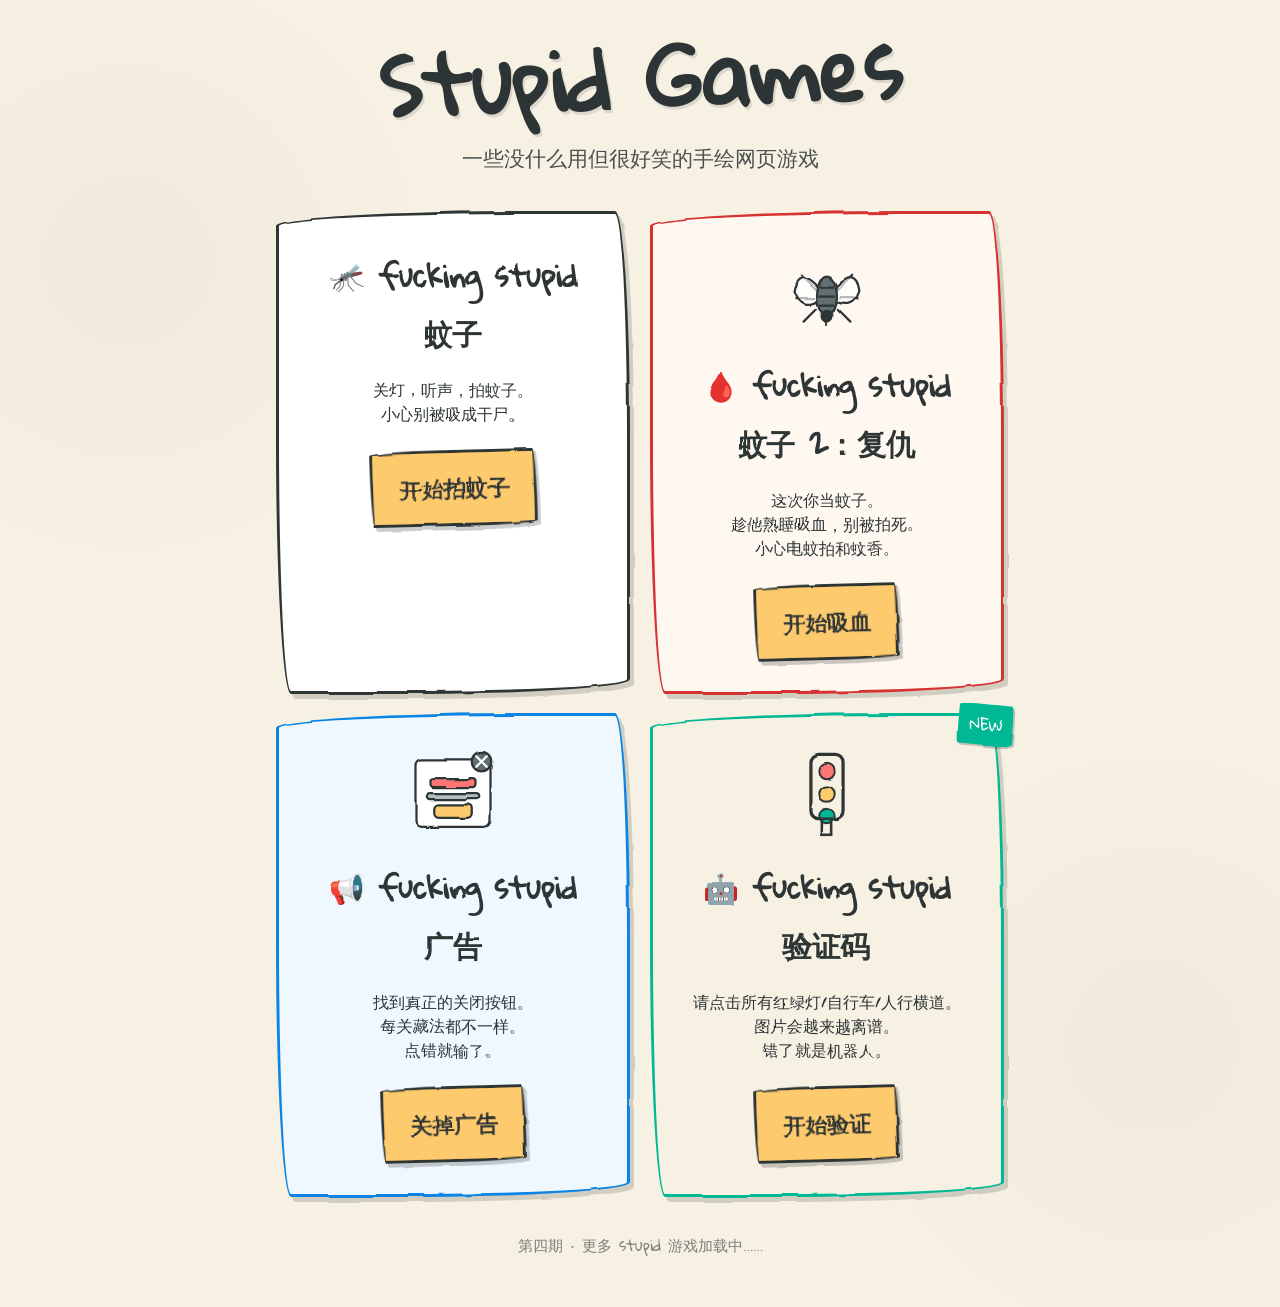
<file: index.html>
<!DOCTYPE html>
<html lang="zh-CN">
<head>
  <meta charset="UTF-8" />
  <meta name="viewport" content="width=device-width, initial-scale=1.0" />
  <title>Stupid Games — 手绘网页游戏</title>
  <link rel="preconnect" href="https://fonts.googleapis.com">
  <link rel="preconnect" href="https://fonts.gstatic.com" crossorigin>
  <link href="https://fonts.googleapis.com/css2?family=Gloria+Hallelujah&display=swap" rel="stylesheet">
  <link rel="stylesheet" href="shared/styles.css" />
</head>
<body>
  <main class="center-flex">
    <div class="container" style="text-align:center;">
      <h1 class="title-scribble">Stupid Games</h1>
      <p class="subtitle">一些没什么用但很好笑的手绘网页游戏</p>

      <div class="game-list">
        <section class="rough-box game-card">
          <h2 class="game-card__title">🦟 fucking stupid 蚊子</h2>
          <p class="game-card__desc">
            关灯，听声，拍蚊子。<br>
            小心别被吸成干尸。
          </p>
          <a href="games/mosquito/" class="btn-hand">开始拍蚊子</a>
        </section>

        <section class="rough-box game-card game-card--blood">
          <img src="assets/mosquito2/mosquito.svg" alt="蚊子 2 预览" class="game-card__preview" style="animation:preview-flutter 0.12s infinite alternate;" />
          <h2 class="game-card__title">🩸 fucking stupid 蚊子 2：复仇</h2>
          <p class="game-card__desc">
            这次你当蚊子。<br>
            趁他熟睡吸血，别被拍死。<br>
            小心电蚊拍和蚊香。
          </p>
          <a href="games/mosquito2/" class="btn-hand">开始吸血</a>
        </section>

        <section class="rough-box game-card game-card--blue">
          <img src="assets/ad/ad.svg" alt="广告游戏预览" class="game-card__preview" />
          <h2 class="game-card__title">📢 fucking stupid 广告</h2>
          <p class="game-card__desc">
            找到真正的关闭按钮。<br>
            每关藏法都不一样。<br>
            点错就输了。
          </p>
          <a href="games/ad/" class="btn-hand">关掉广告</a>
        </section>

        <section class="rough-box game-card game-card--paper">
          <span class="game-card__badge">NEW</span>
          <img src="assets/captcha/traffic-light.svg" alt="验证码游戏预览" class="game-card__preview" />
          <h2 class="game-card__title">🤖 fucking stupid 验证码</h2>
          <p class="game-card__desc">
            请点击所有红绿灯/自行车/人行横道。<br>
            图片会越来越离谱。<br>
            错了就是机器人。
          </p>
          <a href="games/captcha/" class="btn-hand">开始验证</a>
        </section>
      </div>

      <p style="margin-top:2rem; opacity:0.6; font-size:0.95rem;">第四期 · 更多 stupid 游戏加载中……</p>
    </div>
  </main>

  <script type="module">
    import { ensureRoughFilter } from './shared/hand-drawn.js';
    ensureRoughFilter();
  </script>
</body>
</html>
</file>
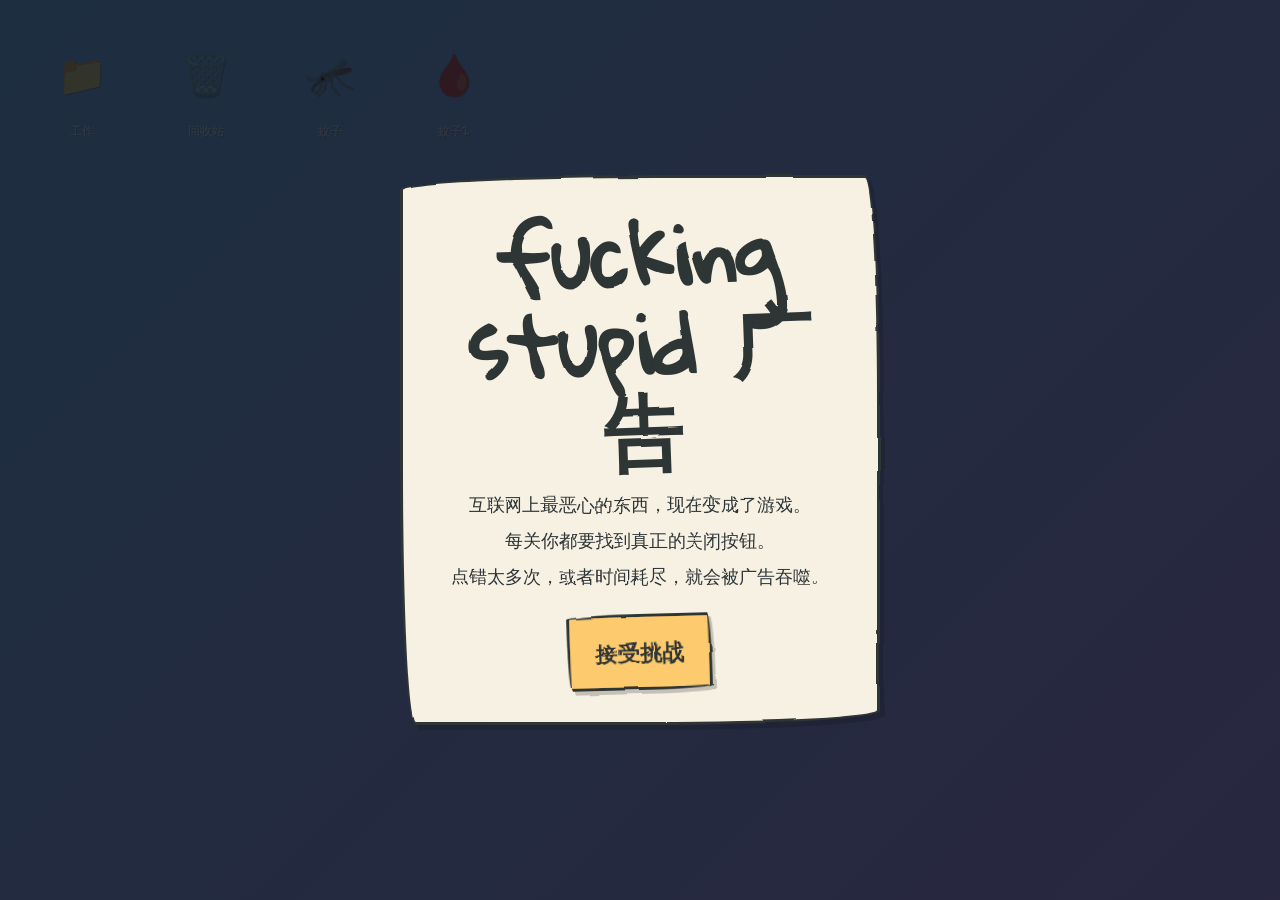
<file: games/ad/index.html>
<!DOCTYPE html>
<html lang="zh-CN">
<head>
  <meta charset="UTF-8" />
  <meta name="viewport" content="width=device-width, initial-scale=1.0, maximum-scale=1.0, user-scalable=no" />
  <title>fucking stupid 广告</title>
  <link rel="preconnect" href="https://fonts.googleapis.com">
  <link rel="preconnect" href="https://fonts.gstatic.com" crossorigin>
  <link href="https://fonts.googleapis.com/css2?family=Gloria+Hallelujah&display=swap" rel="stylesheet">
  <link rel="stylesheet" href="../../shared/styles.css" />
  <link rel="stylesheet" href="style.css" />
</head>
<body>
  <div id="game" class="game-screen">
    <div id="desktop" class="desktop">
      <div class="wallpaper">
        <div class="icon"><span>📁</span><small>工作</small></div>
        <div class="icon"><span>🗑️</span><small>回收站</small></div>
        <div class="icon"><span>🦟</span><small>蚊子</small></div>
        <div class="icon"><span>🩸</span><small>蚊子2</small></div>
      </div>

      <div id="ad-stage" class="ad-stage"></div>
    </div>

    <div id="hud" class="hud hidden">
      <div class="hud-item">关卡 <span id="level-num">1</span>/6</div>
      <div class="hud-item">误点 <span id="fake-num">0</span>/<span id="fake-limit">3</span></div>
      <div class="hud-item">时间 <span id="timer">20</span>s</div>
    </div>

    <div id="overlay-start" class="overlay">
      <div class="overlay-card rough-box">
        <h1 class="title-scribble">fucking stupid 广告</h1>
        <p>互联网上最恶心的东西，现在变成了游戏。</p>
        <p>每关你都要找到真正的关闭按钮。</p>
        <p>点错太多次，或者时间耗尽，就会被广告吞噬。</p>
        <button id="start-btn" class="btn-hand" style="margin-top:1rem;">接受挑战</button>
      </div>
    </div>

    <div id="overlay-win" class="overlay hidden">
      <div class="overlay-card rough-box">
        <h1 class="title-scribble">你赢了！</h1>
        <p>居然真的有人能关掉所有广告。</p>
        <p>建议去互联网公司上班。</p>
        <button id="restart-win" class="btn-hand">再折磨一次</button>
      </div>
    </div>

    <div id="overlay-lose" class="overlay hidden">
      <div class="overlay-card rough-box">
        <h1 class="title-scribble" id="lose-title">被广告打败了</h1>
        <p id="lose-reason">你点错了太多假按钮。</p>
        <button id="restart-lose" class="btn-hand">我不服</button>
      </div>
    </div>
  </div>

  <script type="module" src="game.js"></script>
</body>
</html>
</file>
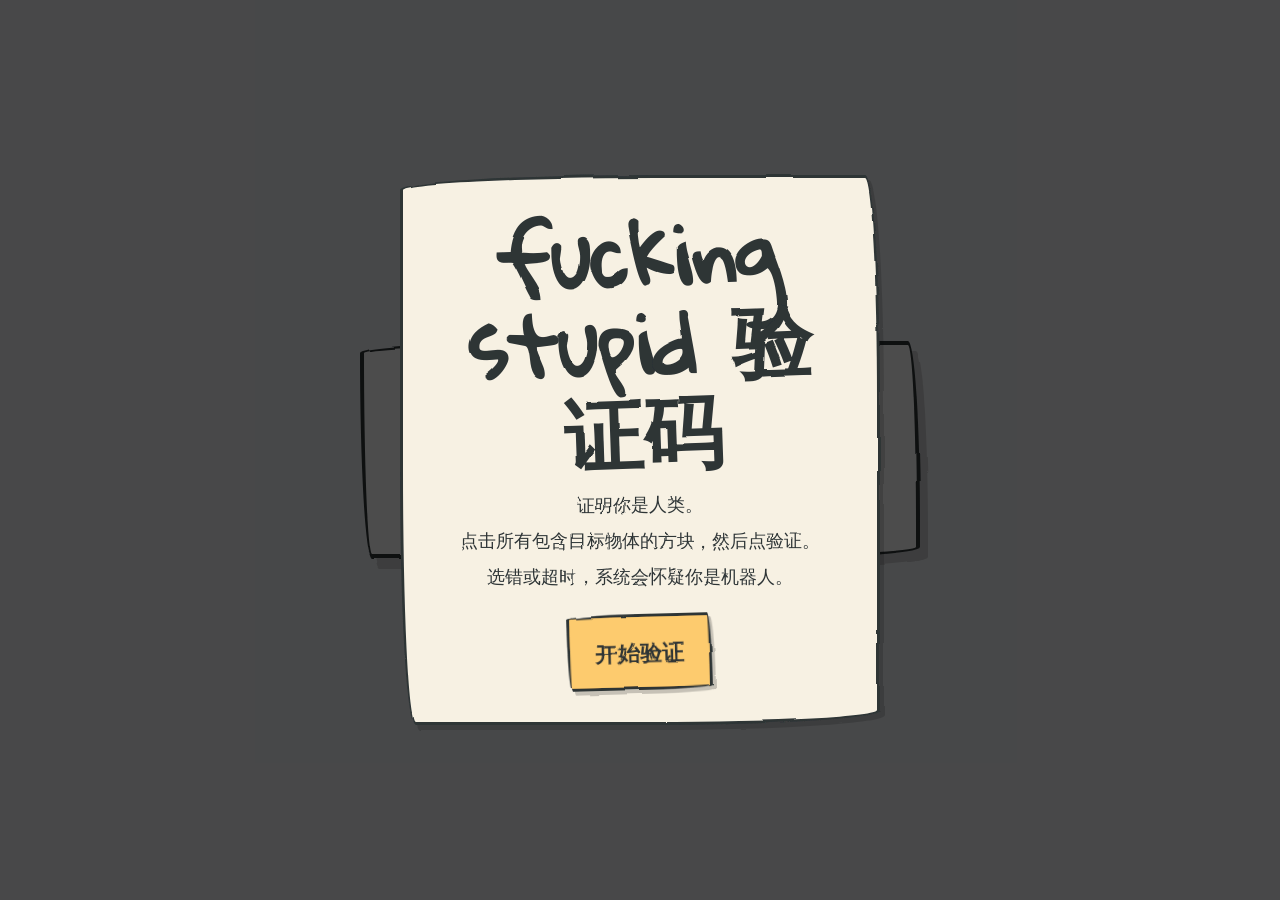
<file: games/captcha/index.html>
<!DOCTYPE html>
<html lang="zh-CN">
<head>
  <meta charset="UTF-8" />
  <meta name="viewport" content="width=device-width, initial-scale=1.0, maximum-scale=1.0, user-scalable=no" />
  <title>fucking stupid 验证码</title>
  <link rel="preconnect" href="https://fonts.googleapis.com">
  <link rel="preconnect" href="https://fonts.gstatic.com" crossorigin>
  <link href="https://fonts.googleapis.com/css2?family=Gloria+Hallelujah&display=swap" rel="stylesheet">
  <link rel="stylesheet" href="../../shared/styles.css" />
  <link rel="stylesheet" href="style.css" />
</head>
<body>
  <div id="game" class="game-screen">
    <div id="captcha-stage" class="captcha-stage">
      <div id="captcha-card" class="captcha-card rough-box">
        <h2 id="prompt" class="prompt">请点击所有包含 <strong>红绿灯</strong> 的方块</h2>
        <div id="grid" class="grid"></div>
        <button id="verify-btn" class="verify-btn">验证</button>
      </div>
    </div>

    <div id="hud" class="hud hidden">
      <div class="hud-item">关卡 <span id="level-num">1</span>/6</div>
      <div class="hud-item">错误 <span id="wrong-num">0</span>/<span id="wrong-limit">3</span></div>
      <div class="hud-item">时间 <span id="timer">20</span>s</div>
    </div>

    <div id="overlay-start" class="overlay">
      <div class="overlay-card rough-box">
        <h1 class="title-scribble">fucking stupid 验证码</h1>
        <p>证明你是人类。</p>
        <p>点击所有包含目标物体的方块，然后点验证。</p>
        <p>选错或超时，系统会怀疑你是机器人。</p>
        <button id="start-btn" class="btn-hand" style="margin-top:1rem;">开始验证</button>
      </div>
    </div>

    <div id="overlay-win" class="overlay hidden">
      <div class="overlay-card rough-box">
        <h1 class="title-scribble">验证通过</h1>
        <p>恭喜你，你被认定为人类。</p>
        <p>虽然也没什么值得骄傲的。</p>
        <button id="restart-win" class="btn-hand">再验证一次</button>
      </div>
    </div>

    <div id="overlay-lose" class="overlay hidden">
      <div class="overlay-card rough-box">
        <h1 class="title-scribble" id="lose-title">验证失败</h1>
        <p id="lose-reason">系统认为你是机器人。</p>
        <button id="restart-lose" class="btn-hand">我不是机器人</button>
      </div>
    </div>
  </div>

  <script type="module" src="game.js"></script>
</body>
</html>
</file>
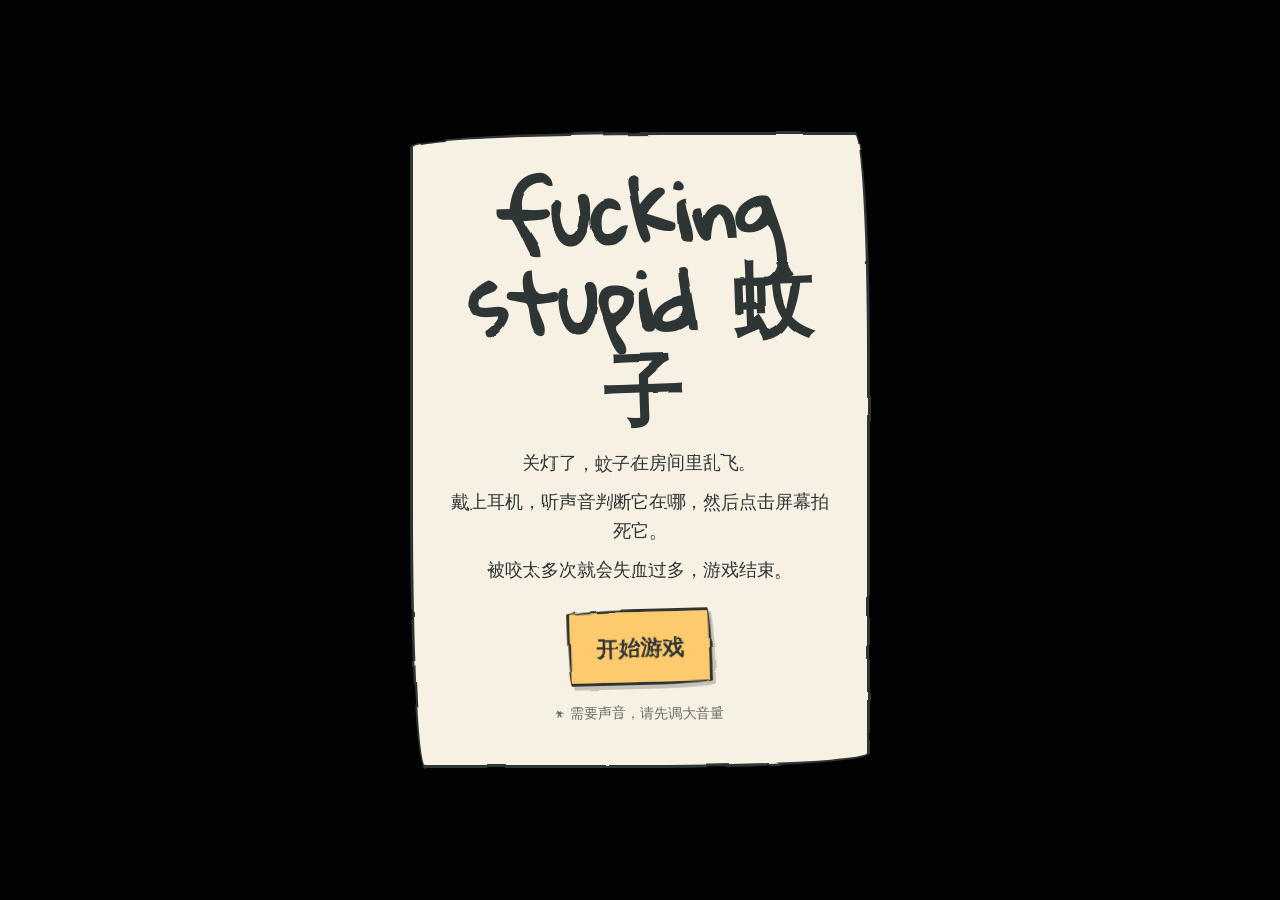
<file: games/mosquito/index.html>
<!DOCTYPE html>
<html lang="zh-CN">
<head>
  <meta charset="UTF-8" />
  <meta name="viewport" content="width=device-width, initial-scale=1.0, maximum-scale=1.0, user-scalable=no" />
  <title>fucking stupid 蚊子</title>
  <link rel="preconnect" href="https://fonts.googleapis.com">
  <link rel="preconnect" href="https://fonts.gstatic.com" crossorigin>
  <link href="https://fonts.googleapis.com/css2?family=Gloria+Hallelujah&display=swap" rel="stylesheet">
  <link rel="stylesheet" href="../../shared/styles.css" />
  <link rel="stylesheet" href="style.css" />
</head>
<body>
  <div id="game" class="game-screen">
    <div id="mosquito" class="mosquito">
      <img src="../../assets/mosquito/mosquito.svg" alt="蚊子" draggable="false" />
    </div>

    <div id="hud" class="hud hidden">
      <div class="blood-bar-wrap">
        <span class="label">血量</span>
        <div class="blood-bar">
          <div id="blood-fill" class="blood-fill"></div>
        </div>
      </div>
      <button id="light-btn" class="btn-hand light-btn">
        💡 开灯 <small id="light-count">(3)</small>
      </button>
    </div>

    <div id="bite-marks"></div>

    <div id="overlay-start" class="overlay">
      <div class="overlay-card rough-box">
        <h1 class="title-scribble">fucking stupid 蚊子</h1>
        <p>关灯了，蚊子在房间里乱飞。</p>
        <p>戴上耳机，听声音判断它在哪，然后点击屏幕拍死它。</p>
        <p>被咬太多次就会失血过多，游戏结束。</p>
        <button id="start-btn" class="btn-hand" style="margin-top:1rem;">开始游戏</button>
        <p class="audio-note">* 需要声音，请先调大音量</p>
      </div>
    </div>

    <div id="overlay-win" class="overlay hidden">
      <div class="overlay-card rough-box">
        <h1 class="title-scribble">拍死了！</h1>
        <p>蚊子被你一巴掌送走。</p>
        <button id="restart-win" class="btn-hand">再玩一次</button>
      </div>
    </div>

    <div id="overlay-lose" class="overlay hidden">
      <div class="overlay-card rough-box">
        <h1 class="title-scribble">被吸干了…</h1>
        <p>蚊子吃饱喝足飞走了。</p>
        <button id="restart-lose" class="btn-hand">复仇</button>
      </div>
    </div>
  </div>

  <script type="module" src="game.js"></script>
</body>
</html>
</file>
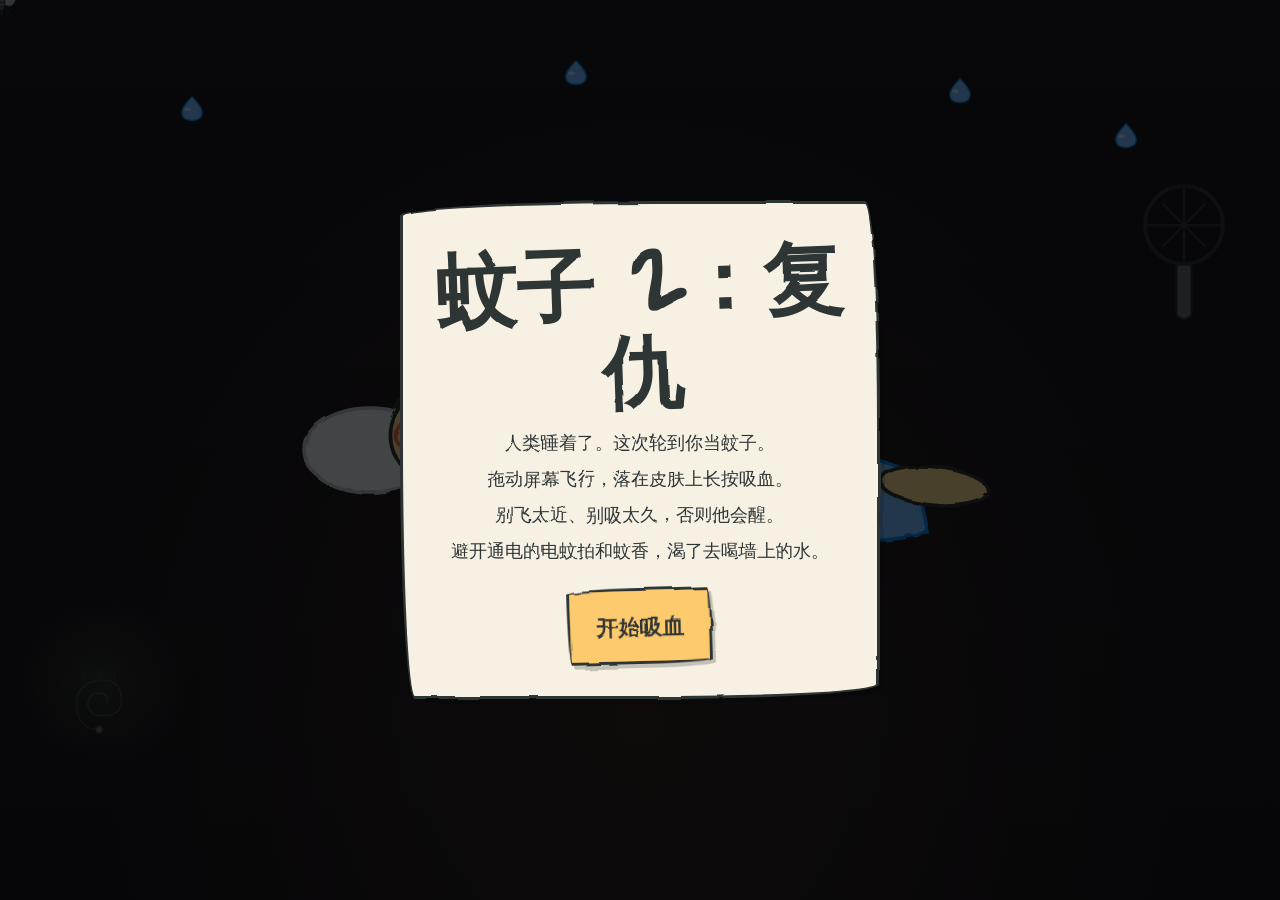
<file: games/mosquito2/index.html>
<!DOCTYPE html>
<html lang="zh-CN">
<head>
  <meta charset="UTF-8" />
  <meta name="viewport" content="width=device-width, initial-scale=1.0, maximum-scale=1.0, user-scalable=no" />
  <title>fucking stupid 蚊子 2：复仇</title>
  <link rel="preconnect" href="https://fonts.googleapis.com">
  <link rel="preconnect" href="https://fonts.gstatic.com" crossorigin>
  <link href="https://fonts.googleapis.com/css2?family=Gloria+Hallelujah&display=swap" rel="stylesheet">
  <link rel="stylesheet" href="../../shared/styles.css" />
  <link rel="stylesheet" href="style.css" />
</head>
<body>
  <div id="game" class="game-screen">
    <div id="bedroom" class="bedroom">
      <div id="human" class="human">
        <img src="../../assets/mosquito2/human.svg" alt="睡觉的人类" draggable="false" />
      </div>
      <div id="zzz" class="zzz-layer"></div>
      <div id="slap" class="slap hidden"></div>

      <div id="racket" class="racket">
        <img src="../../assets/mosquito2/racket.svg" alt="电蚊拍" draggable="false" />
        <div id="racket-glow" class="racket-glow"></div>
      </div>

      <div id="coil" class="coil">
        <img src="../../assets/mosquito2/coil.svg" alt="蚊香" draggable="false" />
      </div>

      <div id="waters"></div>

      <div id="player" class="player">
        <img src="../../assets/mosquito2/mosquito.svg" alt="蚊子" draggable="false" />
      </div>

      <div id="hint" class="hint hidden">长按吸血</div>
    </div>

    <div id="hud" class="hud hidden">
      <div class="bar-wrap">
        <span class="bar-label">吸血量</span>
        <div class="bar blood2-bar"><div id="blood2-fill" class="bar-fill blood2-fill"></div></div>
      </div>
      <div class="bar-wrap">
        <span class="bar-label">体力</span>
        <div class="bar stamina-bar"><div id="stamina-fill" class="bar-fill stamina-fill"></div></div>
      </div>
      <div class="bar-wrap">
        <span class="bar-label">警觉</span>
        <div class="bar alert-bar"><div id="alert-fill" class="bar-fill alert-fill"></div></div>
      </div>
    </div>

    <div id="overlay-start" class="overlay">
      <div class="overlay-card rough-box">
        <h1 class="title-scribble">蚊子 2：复仇</h1>
        <p>人类睡着了。这次轮到你当蚊子。</p>
        <p>拖动屏幕飞行，落在皮肤上长按吸血。</p>
        <p>别飞太近、别吸太久，否则他会醒。</p>
        <p>避开通电的电蚊拍和蚊香，渴了去喝墙上的水。</p>
        <button id="start-btn" class="btn-hand" style="margin-top:1rem;">开始吸血</button>
      </div>
    </div>

    <div id="overlay-win" class="overlay hidden">
      <div class="overlay-card rough-box">
        <h1 class="title-scribble">吸饱了！</h1>
        <p>你成功把这个人类吸成了葡萄干。</p>
        <button id="restart-win" class="btn-hand">再吸一轮</button>
      </div>
    </div>

    <div id="overlay-lose" class="overlay hidden">
      <div class="overlay-card rough-box">
        <h1 class="title-scribble" id="lose-title">被拍死了…</h1>
        <p id="lose-reason">人类醒来一巴掌送你上路。</p>
        <button id="restart-lose" class="btn-hand">复仇</button>
      </div>
    </div>
  </div>

  <script type="module" src="game.js"></script>
</body>
</html>
</file>
<file: shared/styles.css>
:root {
  --paper: #f7f1e3;
  --ink: #2d3436;
  --blood: #d63031;
  --dark: #0a0a0a;
  --accent: #fdcb6e;
  --font-hand: 'Gloria Hallelujah', 'Caveat', 'Comic Sans MS', cursive, sans-serif;
}

* {
  box-sizing: border-box;
}

html, body {
  margin: 0;
  padding: 0;
  min-height: 100vh;
  font-family: var(--font-hand);
  color: var(--ink);
  background-color: var(--paper);
  background-image:
    radial-gradient(circle at 10% 20%, rgba(0,0,0,0.03) 0%, transparent 20%),
    radial-gradient(circle at 90% 80%, rgba(0,0,0,0.03) 0%, transparent 20%);
}

.rough-box {
  position: relative;
  background: #fff;
  border: 3px solid var(--ink);
  border-radius: 255px 15px 225px 15px / 15px 225px 15px 255px;
  box-shadow: 4px 5px 0 rgba(0,0,0,0.15);
  filter: url(#rough-filter);
}

.btn-hand {
  display: inline-block;
  padding: 0.8rem 1.6rem;
  font-family: var(--font-hand);
  font-size: 1.4rem;
  font-weight: 700;
  color: var(--ink);
  background: var(--accent);
  border: 3px solid var(--ink);
  border-radius: 255px 15px 225px 15px / 15px 225px 15px 255px;
  cursor: pointer;
  transform: rotate(-1.5deg);
  transition: transform 0.12s ease, box-shadow 0.12s ease;
  box-shadow: 3px 4px 0 rgba(0,0,0,0.2);
  filter: url(#rough-filter);
  text-decoration: none;
}

.btn-hand:hover {
  transform: rotate(0deg) scale(1.03);
  box-shadow: 5px 6px 0 rgba(0,0,0,0.2);
}

.btn-hand:active {
  transform: rotate(1deg) scale(0.97);
  box-shadow: 1px 2px 0 rgba(0,0,0,0.2);
}

.btn-hand:disabled {
  opacity: 0.5;
  cursor: not-allowed;
  filter: grayscale(0.6) url(#rough-filter);
}

.title-scribble {
  font-size: clamp(2.5rem, 8vw, 5rem);
  line-height: 1.1;
  margin: 0 0 1rem;
  text-align: center;
  transform: rotate(-2deg);
  text-shadow: 2px 3px 0 rgba(0,0,0,0.1);
}

.subtitle {
  font-size: 1.3rem;
  text-align: center;
  margin: 0 0 2rem;
  opacity: 0.85;
}

.container {
  max-width: 760px;
  margin: 0 auto;
  padding: 2rem 1rem;
}

.center-flex {
  display: flex;
  flex-direction: column;
  align-items: center;
  justify-content: center;
  min-height: 100vh;
}

.game-list {
  display: flex;
  flex-wrap: wrap;
  justify-content: center;
  gap: 1.2rem;
  margin-top: 1rem;
}

.game-card {
  flex: 1 1 280px;
  max-width: 420px;
  min-width: 260px;
  padding: 2rem;
  text-align: center;
  background: #fff;
}

.game-card__badge {
  position: absolute;
  top: -12px;
  right: -12px;
  padding: 0.3rem 0.7rem;
  background: #00b894;
  color: #fff;
  border-radius: 255px 15px 225px 15px / 15px 225px 15px 255px;
  font-size: 0.95rem;
  transform: rotate(6deg);
  box-shadow: 2px 2px 0 rgba(0,0,0,0.2);
}

.game-card__preview {
  width: 90px;
  height: 90px;
  margin-bottom: 0.6rem;
  filter: url(#rough-filter);
}

.game-card__title {
  margin: 0 0 1rem;
  font-size: 1.8rem;
}

.game-card__desc {
  margin: 0 0 1.5rem;
  line-height: 1.5;
}

.game-card--blood {
  background: #fff8f0;
  border-color: var(--blood);
}

.game-card--blue {
  background: #f0f8ff;
  border-color: #0984e3;
}

.game-card--paper {
  background: #f7f1e3;
  border-color: #00b894;
}

.hidden {
  display: none !important;
}

@keyframes preview-flutter {
  from { transform: scaleX(1) rotate(-4deg); }
  to { transform: scaleX(0.88) rotate(4deg); }
}
</file>
<file: games/ad/style.css>
.game-screen {
  position: fixed;
  inset: 0;
  background: #15131a;
  overflow: hidden;
  touch-action: none;
  user-select: none;
  font-family: var(--font-hand);
}

.desktop {
  position: relative;
  width: 100%;
  height: 100%;
  background: linear-gradient(135deg, #74b9ff 0%, #a29bfe 100%);
}

.wallpaper {
  position: absolute;
  inset: 0;
  padding: 2rem;
  display: grid;
  grid-template-columns: repeat(auto-fill, minmax(90px, 1fr));
  gap: 1.5rem;
  align-content: start;
  opacity: 0.6;
}

.icon {
  display: flex;
  flex-direction: column;
  align-items: center;
  gap: 0.3rem;
  color: #fff;
  font-size: 0.9rem;
  text-shadow: 1px 1px 0 rgba(0,0,0,0.3);
}

.icon span {
  font-size: 2.5rem;
}

.ad-stage {
  position: absolute;
  inset: 0;
  z-index: 10;
  display: flex;
  align-items: center;
  justify-content: center;
}

.ad-modal {
  position: relative;
  background: #fff;
  border: 4px solid var(--ink);
  border-radius: 255px 15px 225px 15px / 15px 225px 15px 255px;
  box-shadow: 8px 10px 0 rgba(0,0,0,0.25);
  padding: 1.5rem;
  max-width: min(520px, 90vw);
  width: 100%;
  text-align: center;
  filter: url(#rough-filter);
  overflow: visible;
}

.ad-modal h2 {
  margin: 0 0 0.8rem;
  font-size: 1.8rem;
  color: var(--blood);
  transform: rotate(-1deg);
}

.ad-modal p {
  margin: 0.5rem 0;
  font-size: 1.1rem;
  line-height: 1.5;
}

.ad-emoji {
  font-size: 4rem;
  margin: 0.5rem 0;
  display: block;
  animation: ad-bounce 1s infinite alternate;
}

.big-bait {
  display: inline-block;
  margin: 1rem 0;
  padding: 1rem 2rem;
  font-size: 1.6rem;
  font-weight: 700;
  color: #fff;
  background: linear-gradient(90deg, #ff7675, #d63031);
  border: 3px solid var(--ink);
  border-radius: 255px 15px 225px 15px / 15px 225px 15px 255px;
  cursor: pointer;
  transform: rotate(-1.5deg);
  animation: ad-pulse 0.8s infinite alternate;
}

.close-btn {
  position: absolute;
  top: -18px;
  right: -18px;
  width: 44px;
  height: 44px;
  display: flex;
  align-items: center;
  justify-content: center;
  font-size: 1.6rem;
  font-weight: 700;
  color: #fff;
  background: #636e72;
  border: 3px solid var(--ink);
  border-radius: 50%;
  cursor: pointer;
  z-index: 20;
  box-shadow: 2px 3px 0 rgba(0,0,0,0.2);
  transition: transform 0.08s ease;
}

.close-btn:hover {
  transform: scale(1.1);
}

.close-btn:active {
  transform: scale(0.92);
}

.fake-btn {
  position: absolute;
  padding: 0.4rem 0.8rem;
  font-family: var(--font-hand);
  font-size: 1rem;
  color: var(--ink);
  background: #dfe6e9;
  border: 2px solid var(--ink);
  border-radius: 255px 15px 225px 15px / 15px 225px 15px 255px;
  cursor: pointer;
  z-index: 15;
  transform: rotate(var(--rot, 0deg));
}

.fake-modal {
  position: absolute;
  background: #fff;
  border: 3px solid var(--ink);
  border-radius: 255px 15px 225px 15px / 15px 225px 15px 255px;
  box-shadow: 5px 6px 0 rgba(0,0,0,0.2);
  padding: 1rem;
  max-width: min(440px, 85vw);
  width: 100%;
  text-align: center;
  filter: url(#rough-filter);
  z-index: 12;
}

.fake-modal h3 {
  margin: 0 0 0.5rem;
  font-size: 1.3rem;
}

.fake-close {
  position: absolute;
  top: -12px;
  right: -12px;
  width: 34px;
  height: 34px;
  display: flex;
  align-items: center;
  justify-content: center;
  font-size: 1.2rem;
  background: #b2bec3;
  border: 2px solid var(--ink);
  border-radius: 50%;
  cursor: pointer;
  z-index: 20;
}

.fake-close:hover {
  background: #ff7675;
}

.countdown-box {
  font-size: 2.5rem;
  font-weight: 700;
  color: var(--blood);
  margin: 1rem 0;
}

.sea-wrap {
  position: absolute;
  inset: 0;
  overflow: hidden;
}

.sea-btn {
  position: absolute;
  width: 38px;
  height: 38px;
  display: flex;
  align-items: center;
  justify-content: center;
  font-size: 1.2rem;
  background: #b2bec3;
  border: 2px solid var(--ink);
  border-radius: 50%;
  cursor: pointer;
  z-index: 15;
}

.sea-btn.real {
  animation: sea-breathe 1.2s infinite alternate;
}

.bait-row {
  display: flex;
  flex-wrap: wrap;
  gap: 0.8rem;
  justify-content: center;
  margin: 1rem 0;
}

.bait-btn {
  padding: 0.6rem 1.2rem;
  font-family: var(--font-hand);
  font-size: 1.1rem;
  border: 2px solid var(--ink);
  border-radius: 255px 15px 225px 15px / 15px 225px 15px 255px;
  cursor: pointer;
  background: #dfe6e9;
}

.bait-btn.primary {
  background: var(--accent);
  font-weight: 700;
}

.hud {
  position: absolute;
  top: 12px;
  left: 12px;
  right: 12px;
  display: flex;
  justify-content: space-between;
  gap: 0.5rem;
  z-index: 30;
  pointer-events: none;
}

.hud-item {
  background: rgba(0,0,0,0.6);
  color: #fff;
  padding: 0.4rem 0.8rem;
  border-radius: 12px;
  font-size: 1rem;
}

.hud-item.danger {
  background: var(--blood);
  animation: hud-flash 0.5s infinite alternate;
}

.overlay {
  position: fixed;
  inset: 0;
  display: flex;
  align-items: center;
  justify-content: center;
  z-index: 50;
  background: rgba(0,0,0,0.75);
  padding: 1rem;
}

.overlay-card {
  background: var(--paper);
  padding: 2rem;
  max-width: 480px;
  text-align: center;
}

.overlay-card h1 {
  color: var(--ink);
  text-shadow: none;
}

.overlay-card p {
  font-size: 1.1rem;
  line-height: 1.6;
  margin: 0.5rem 0;
}

@keyframes ad-bounce {
  from { transform: translateY(0) scale(1); }
  to { transform: translateY(-8px) scale(1.05); }
}

@keyframes ad-pulse {
  from { transform: rotate(-1.5deg) scale(1); }
  to { transform: rotate(1.5deg) scale(1.08); }
}

@keyframes sea-breathe {
  from { transform: scale(1); box-shadow: 0 0 0 rgba(214, 48, 49, 0); }
  to { transform: scale(1.12); box-shadow: 0 0 10px rgba(214, 48, 49, 0.5); }
}

@keyframes hud-flash {
  from { opacity: 1; }
  to { opacity: 0.6; }
}

@media (max-width: 480px) {
  .ad-modal { padding: 1.2rem; }
  .ad-modal h2 { font-size: 1.5rem; }
  .big-bait { font-size: 1.3rem; padding: 0.8rem 1.5rem; }
  .close-btn { width: 38px; height: 38px; font-size: 1.4rem; }
}
</file>
<file: games/captcha/style.css>
.game-screen {
  position: fixed;
  inset: 0;
  background: #f0f2f5;
  overflow: hidden;
  touch-action: none;
  user-select: none;
  font-family: var(--font-hand);
}

.captcha-stage {
  position: relative;
  width: 100%;
  height: 100%;
  display: flex;
  align-items: center;
  justify-content: center;
  padding: 1rem;
}

.captcha-card {
  position: relative;
  background: #fff;
  border: 4px solid var(--ink);
  border-radius: 255px 15px 225px 15px / 15px 225px 15px 255px;
  box-shadow: 8px 10px 0 rgba(0,0,0,0.15);
  padding: 1.5rem;
  max-width: min(560px, 96vw);
  width: 100%;
  text-align: center;
  filter: url(#rough-filter);
}

.prompt {
  margin: 0 0 1.2rem;
  font-size: 1.4rem;
  line-height: 1.5;
  color: var(--ink);
}

.prompt strong {
  color: var(--blood);
  font-size: 1.5rem;
  display: inline-block;
  transform: rotate(-1deg);
}

.grid {
  display: grid;
  gap: 0.6rem;
  justify-content: center;
  margin: 0 auto 1.5rem;
  width: fit-content;
}

.cell {
  position: relative;
  width: clamp(64px, 18vw, 92px);
  height: clamp(64px, 18vw, 92px);
  background: #fff;
  border: 3px solid var(--ink);
  border-radius: 16px;
  display: flex;
  align-items: center;
  justify-content: center;
  cursor: pointer;
  transition: transform 0.08s ease, box-shadow 0.08s ease, background 0.12s ease;
  overflow: hidden;
}

.cell:hover {
  transform: scale(1.04);
  box-shadow: 3px 4px 0 rgba(0,0,0,0.12);
}

.cell:active {
  transform: scale(0.97);
}

.cell.selected {
  background: #d4edda;
  border-color: #00b894;
  box-shadow: inset 0 0 0 3px #00b894;
}

.cell.selected::after {
  content: '✓';
  position: absolute;
  top: 2px;
  right: 6px;
  font-size: 1.2rem;
  color: #00b894;
  font-weight: 700;
}

.cell.wrong {
  animation: cell-shake 0.4s ease;
  background: #ffebee;
  border-color: var(--blood);
}

.cell img {
  width: 78%;
  height: 78%;
  object-fit: contain;
  pointer-events: none;
  filter: url(#rough-filter);
}

.cell.inked::before {
  content: '';
  position: absolute;
  inset: 0;
  background: radial-gradient(circle at 60% 40%, rgba(45,52,54,0.75) 0%, transparent 55%),
              radial-gradient(circle at 30% 80%, rgba(45,52,54,0.55) 0%, transparent 45%);
  pointer-events: none;
  z-index: 2;
}

.cell.blur img {
  filter: url(#rough-filter) blur(2px);
}

.cell.rotate img {
  transform: rotate(180deg);
}

.cell.shake img {
  animation: img-shake 0.18s infinite alternate;
}

.verify-btn {
  padding: 0.9rem 2.2rem;
  font-family: var(--font-hand);
  font-size: 1.5rem;
  font-weight: 700;
  color: #fff;
  background: #0984e3;
  border: 3px solid var(--ink);
  border-radius: 255px 15px 225px 15px / 15px 225px 15px 255px;
  cursor: pointer;
  transform: rotate(-1deg);
  box-shadow: 4px 5px 0 rgba(0,0,0,0.2);
  transition: transform 0.1s ease, box-shadow 0.1s ease;
}

.verify-btn:hover {
  transform: rotate(0deg) scale(1.03);
  box-shadow: 6px 7px 0 rgba(0,0,0,0.2);
}

.verify-btn:active {
  transform: rotate(1deg) scale(0.97);
  box-shadow: 2px 3px 0 rgba(0,0,0,0.2);
}

.hud {
  position: absolute;
  top: 12px;
  left: 12px;
  right: 12px;
  display: flex;
  justify-content: space-between;
  gap: 0.5rem;
  z-index: 30;
  pointer-events: none;
}

.hud-item {
  background: rgba(45,52,54,0.75);
  color: #fff;
  padding: 0.4rem 0.8rem;
  border-radius: 12px;
  font-size: 1rem;
}

.hud-item.danger {
  background: var(--blood);
  animation: hud-flash 0.5s infinite alternate;
}

.overlay {
  position: fixed;
  inset: 0;
  display: flex;
  align-items: center;
  justify-content: center;
  z-index: 50;
  background: rgba(0,0,0,0.7);
  padding: 1rem;
}

.overlay-card {
  background: var(--paper);
  padding: 2rem;
  max-width: 480px;
  text-align: center;
}

.overlay-card h1 {
  color: var(--ink);
  text-shadow: none;
}

.overlay-card p {
  font-size: 1.1rem;
  line-height: 1.6;
  margin: 0.5rem 0;
}

@keyframes cell-shake {
  0%, 100% { transform: translateX(0); }
  20% { transform: translateX(-6px) rotate(-2deg); }
  40% { transform: translateX(6px) rotate(2deg); }
  60% { transform: translateX(-4px) rotate(-1deg); }
  80% { transform: translateX(4px) rotate(1deg); }
}

@keyframes img-shake {
  from { transform: translate(0, 0) rotate(0deg); }
  to { transform: translate(2px, -2px) rotate(5deg); }
}

@keyframes hud-flash {
  from { opacity: 1; }
  to { opacity: 0.6; }
}

@media (max-width: 480px) {
  .captcha-card { padding: 1.2rem; }
  .prompt { font-size: 1.2rem; }
  .cell { width: clamp(56px, 22vw, 78px); height: clamp(56px, 22vw, 78px); }
  .verify-btn { font-size: 1.3rem; padding: 0.7rem 1.8rem; }
}
</file>
<file: games/mosquito/style.css>
.game-screen {
  position: fixed;
  inset: 0;
  background: #050505;
  overflow: hidden;
  touch-action: none;
  user-select: none;
  cursor: crosshair;
}

.mosquito {
  position: absolute;
  width: 72px;
  height: 72px;
  transform: translate(-50%, -50%);
  pointer-events: none;
  opacity: 0;
  transition: opacity 0.15s ease;
  z-index: 5;
}

.mosquito.lit {
  opacity: 1;
}

.mosquito img {
  width: 100%;
  height: 100%;
  display: block;
  animation: wing-flutter 0.08s infinite alternate;
}

@keyframes wing-flutter {
  from { transform: scaleX(1) rotate(-5deg); }
  to { transform: scaleX(0.85) rotate(5deg); }
}

.hud {
  position: absolute;
  top: 16px;
  left: 16px;
  right: 16px;
  display: flex;
  align-items: center;
  justify-content: space-between;
  gap: 1rem;
  z-index: 20;
  pointer-events: none;
}

.hud > * {
  pointer-events: auto;
}

.blood-bar-wrap {
  display: flex;
  align-items: center;
  gap: 0.6rem;
  color: #fff;
  font-size: 1.1rem;
  text-shadow: 1px 1px 0 #000;
}

.blood-bar {
  width: clamp(120px, 40vw, 260px);
  height: 22px;
  background: rgba(255,255,255,0.12);
  border: 2px solid #fff;
  border-radius: 255px 15px 225px 15px / 15px 225px 15px 255px;
  overflow: hidden;
  filter: url(#rough-filter);
}

.blood-fill {
  width: 100%;
  height: 100%;
  background: linear-gradient(90deg, #d63031, #ff7675);
  transition: width 0.3s ease;
}

.light-btn {
  font-size: 1.1rem;
  padding: 0.5rem 1rem;
  background: #ffeaa7;
}

.light-btn.cooling {
  background: #b2bec3;
}

.clap {
  position: absolute;
  width: 100px;
  height: 100px;
  transform: translate(-50%, -50%);
  pointer-events: none;
  z-index: 15;
  opacity: 1;
}

.clap img {
  width: 100%;
  height: 100%;
  animation: clap-slam 0.28s ease-out forwards;
}

@keyframes clap-slam {
  0% { transform: scale(1.4) rotate(-10deg); opacity: 0.8; }
  40% { transform: scale(0.9) rotate(5deg); opacity: 1; }
  100% { transform: scale(0.7) rotate(0deg); opacity: 0; }
}

.bite-mark {
  position: absolute;
  width: 42px;
  height: 42px;
  transform: translate(-50%, -50%);
  pointer-events: none;
  z-index: 4;
  opacity: 0.85;
  animation: bite-pop 0.4s ease-out;
}

@keyframes bite-pop {
  0% { transform: translate(-50%, -50%) scale(0); }
  60% { transform: translate(-50%, -50%) scale(1.2); }
  100% { transform: translate(-50%, -50%) scale(1); }
}

.overlay {
  position: fixed;
  inset: 0;
  display: flex;
  align-items: center;
  justify-content: center;
  z-index: 50;
  background: rgba(0,0,0,0.65);
  padding: 1rem;
}

.overlay-card {
  background: var(--paper);
  padding: 2rem;
  max-width: 460px;
  text-align: center;
}

.overlay-card h1 {
  color: var(--ink);
  text-shadow: none;
}

.overlay-card p {
  font-size: 1.15rem;
  line-height: 1.6;
  margin: 0.6rem 0;
}

.audio-note {
  font-size: 0.9rem !important;
  opacity: 0.7;
  margin-top: 1rem !important;
}

@media (max-width: 480px) {
  .mosquito {
    width: 56px;
    height: 56px;
  }
  .blood-bar-wrap {
    font-size: 0.95rem;
  }
  .light-btn {
    font-size: 0.95rem;
    padding: 0.45rem 0.8rem;
  }
}
</file>
<file: games/mosquito2/style.css>
.game-screen {
  position: fixed;
  inset: 0;
  background: #15131a;
  overflow: hidden;
  touch-action: none;
  user-select: none;
  font-family: var(--font-hand);
}

.bedroom {
  position: relative;
  width: 100%;
  height: 100%;
  background:
    radial-gradient(ellipse at 50% 80%, rgba(120, 90, 60, 0.25) 0%, transparent 60%),
    linear-gradient(180deg, #1a1820 0%, #15131a 100%);
}

.human {
  position: absolute;
  left: 50%;
  top: 50%;
  width: min(720px, 90vw);
  transform: translate(-50%, -50%);
  z-index: 5;
  filter: url(#rough-filter);
}

.human img {
  width: 100%;
  display: block;
}

.human.rolling {
  animation: roll 1.2s ease-in-out;
}

@keyframes roll {
  0%, 100% { transform: translate(-50%, -50%) rotate(0deg); }
  50% { transform: translate(-50%, -50%) rotate(8deg); }
}

.player {
  position: absolute;
  width: 44px;
  height: 44px;
  transform: translate(-50%, -50%);
  z-index: 15;
  pointer-events: none;
  transition: filter 0.2s ease;
}

.player img {
  width: 100%;
  height: 100%;
  display: block;
  animation: flutter 0.07s infinite alternate;
}

.player.sucking img {
  animation: flutter 0.12s infinite alternate, suck-pulse 0.3s infinite alternate;
}

.player.exhausted {
  filter: grayscale(0.8) brightness(0.7);
}

@keyframes flutter {
  from { transform: scaleX(1) rotate(-6deg); }
  to { transform: scaleX(0.82) rotate(6deg); }
}

@keyframes suck-pulse {
  from { transform: scale(1); }
  to { transform: scale(1.15); }
}

.racket {
  position: absolute;
  right: 4%;
  top: 20%;
  width: 90px;
  z-index: 6;
  transform-origin: top center;
  animation: racket-sway 4s ease-in-out infinite;
}

.racket img {
  width: 100%;
  display: block;
}

.racket-glow {
  position: absolute;
  inset: 10%;
  border-radius: 50%;
  background: rgba(100, 200, 255, 0);
  box-shadow: 0 0 0 rgba(100, 200, 255, 0);
  transition: background 0.15s, box-shadow 0.15s;
}

.racket.powered .racket-glow {
  background: rgba(100, 200, 255, 0.25);
  box-shadow: 0 0 30px 10px rgba(100, 200, 255, 0.4);
  animation: zap 0.12s infinite alternate;
}

@keyframes racket-sway {
  0%, 100% { transform: rotate(-4deg); }
  50% { transform: rotate(4deg); }
}

@keyframes zap {
  from { opacity: 0.6; }
  to { opacity: 1; }
}

.coil {
  position: absolute;
  left: 5%;
  bottom: 18%;
  width: 70px;
  z-index: 6;
}

.coil img {
  width: 100%;
  display: block;
}

.coil::after {
  content: '';
  position: absolute;
  left: 50%;
  top: 20%;
  width: 180px;
  height: 180px;
  transform: translate(-50%, -50%);
  border-radius: 50%;
  background: radial-gradient(circle, rgba(150, 180, 150, 0.18) 0%, transparent 70%);
  pointer-events: none;
  animation: smoke-puff 2s infinite;
}

@keyframes smoke-puff {
  0%, 100% { transform: translate(-50%, -50%) scale(0.9); opacity: 0.6; }
  50% { transform: translate(-50%, -55%) scale(1.1); opacity: 0.9; }
}

.water {
  position: absolute;
  width: 34px;
  height: 34px;
  transform: translate(-50%, -50%);
  z-index: 6;
  animation: water-shine 1.5s infinite alternate;
}

.water img {
  width: 100%;
  height: 100%;
}

@keyframes water-shine {
  from { filter: brightness(1); }
  to { filter: brightness(1.4); }
}

.zzz-layer {
  position: absolute;
  inset: 0;
  pointer-events: none;
  z-index: 7;
}

.zzz {
  position: absolute;
  color: #fff;
  font-family: var(--font-hand);
  font-size: 1.4rem;
  opacity: 0.8;
  animation: float-zzz 2.5s ease-in forwards;
}

@keyframes float-zzz {
  0% { transform: translate(0, 0) scale(0.8); opacity: 0; }
  20% { opacity: 0.85; }
  100% { transform: translate(20px, -60px) scale(1.3); opacity: 0; }
}

.slap {
  position: absolute;
  width: 120px;
  height: 120px;
  transform: translate(-50%, -50%);
  background: url('../../assets/mosquito2/slap.svg') no-repeat center/contain;
  z-index: 30;
  animation: slap-in 0.35s ease-out forwards;
  pointer-events: none;
}

@keyframes slap-in {
  0% { transform: translate(-50%, -50%) scale(1.8) rotate(-15deg); opacity: 0; }
  30% { opacity: 1; }
  100% { transform: translate(-50%, -50%) scale(1) rotate(0deg); opacity: 0; }
}

.hint {
  position: absolute;
  transform: translate(-50%, -50%);
  color: #fff;
  background: rgba(0,0,0,0.6);
  padding: 0.3rem 0.7rem;
  border-radius: 12px;
  font-size: 0.95rem;
  pointer-events: none;
  z-index: 20;
  white-space: nowrap;
}

.hud {
  position: absolute;
  top: 12px;
  left: 12px;
  right: 12px;
  display: flex;
  flex-wrap: wrap;
  gap: 0.6rem;
  z-index: 25;
  pointer-events: none;
}

.bar-wrap {
  display: flex;
  align-items: center;
  gap: 0.4rem;
  flex: 1 1 140px;
  min-width: 120px;
}

.bar-label {
  color: #fff;
  font-size: 0.95rem;
  text-shadow: 1px 1px 0 #000;
  width: 3em;
  text-align: right;
}

.bar {
  flex: 1;
  height: 18px;
  background: rgba(255,255,255,0.12);
  border: 2px solid #fff;
  border-radius: 255px 15px 225px 15px / 15px 225px 15px 255px;
  overflow: hidden;
  filter: url(#rough-filter);
}

.bar-fill {
  height: 100%;
  width: 0%;
  transition: width 0.15s linear, background 0.2s ease;
}

.blood2-fill { background: linear-gradient(90deg, #d63031, #ff7675); }
.stamina-fill { background: linear-gradient(90deg, #00b894, #55efc4); }
.alert-fill { background: linear-gradient(90deg, #fdcb6e, #d63031); }

.overlay {
  position: fixed;
  inset: 0;
  display: flex;
  align-items: center;
  justify-content: center;
  z-index: 50;
  background: rgba(0,0,0,0.7);
  padding: 1rem;
}

.overlay-card {
  background: var(--paper);
  padding: 2rem;
  max-width: 480px;
  text-align: center;
}

.overlay-card h1 {
  color: var(--ink);
  text-shadow: none;
}

.overlay-card p {
  font-size: 1.1rem;
  line-height: 1.6;
  margin: 0.5rem 0;
}

@media (max-width: 480px) {
  .racket { width: 70px; }
  .coil { width: 55px; }
  .player { width: 38px; height: 38px; }
  .bar-label { font-size: 0.85rem; }
}
</file>
